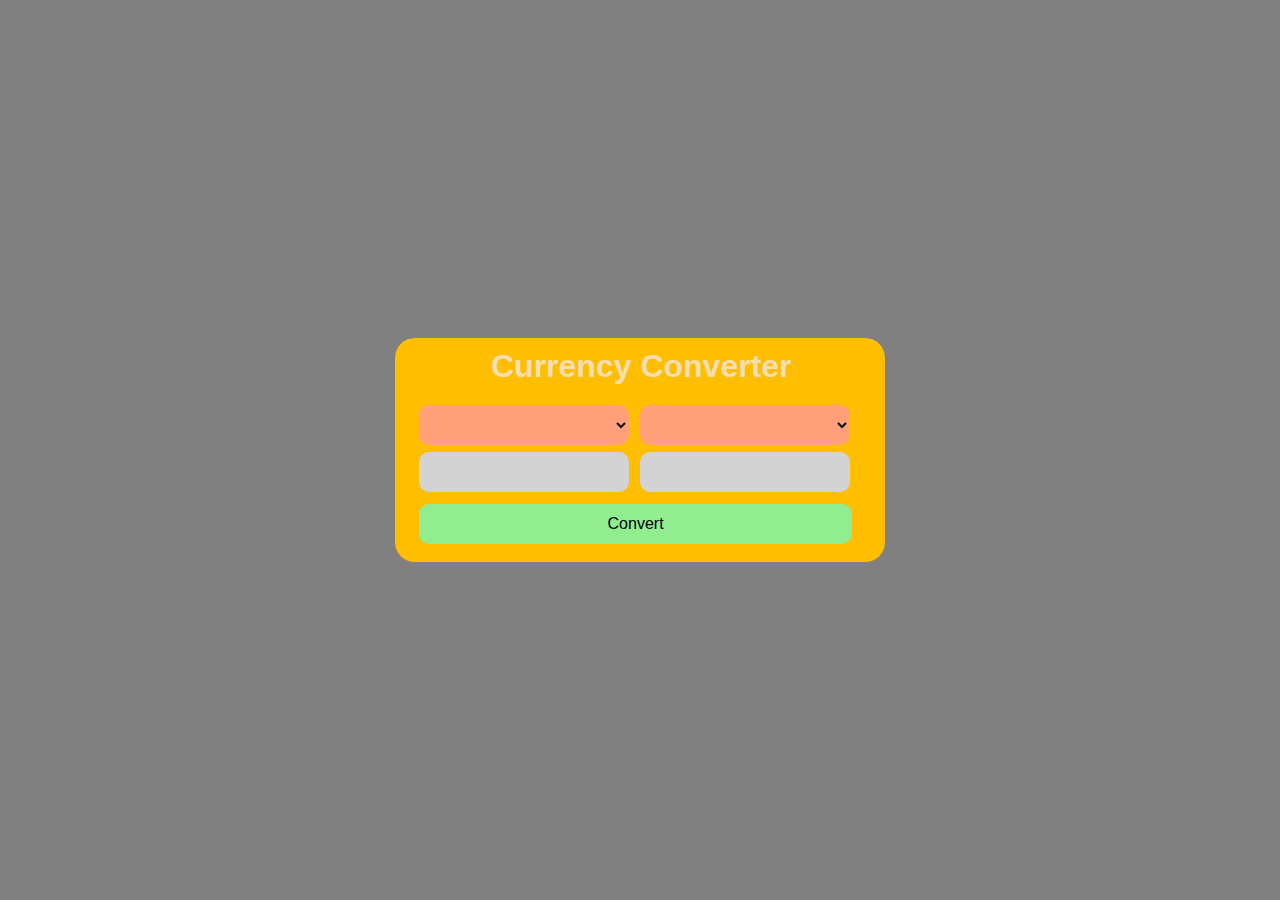
<file: Currency Converter-task 2/index.html>
<!DOCTYPE html>
<html lang="en">
<head>
    <meta charset="UTF-8">
    <meta name="viewport" content="width=device-width, initial-scale=1.0">
    <title>Currency Converter</title>
    <link rel="stylesheet" href="style.css">
</head>
<body>
    <div class="container">
        <h1>Currency Converter</h1>
        <div class="box">
            <div class="left_box">
                <select name="currency" class="currency"></select>
                <input type="number" name="" id="num">
            </div>
            <div class="right_box">
                <select name="currency" class="currency"></select>
                <input type="text" name="" id="ans" disabled>
            </div>
        </div>
        <button class="btn" id="btn">Convert</button>
    </div>


    <script src="main.js"></script>
</body>
</html>
</file>
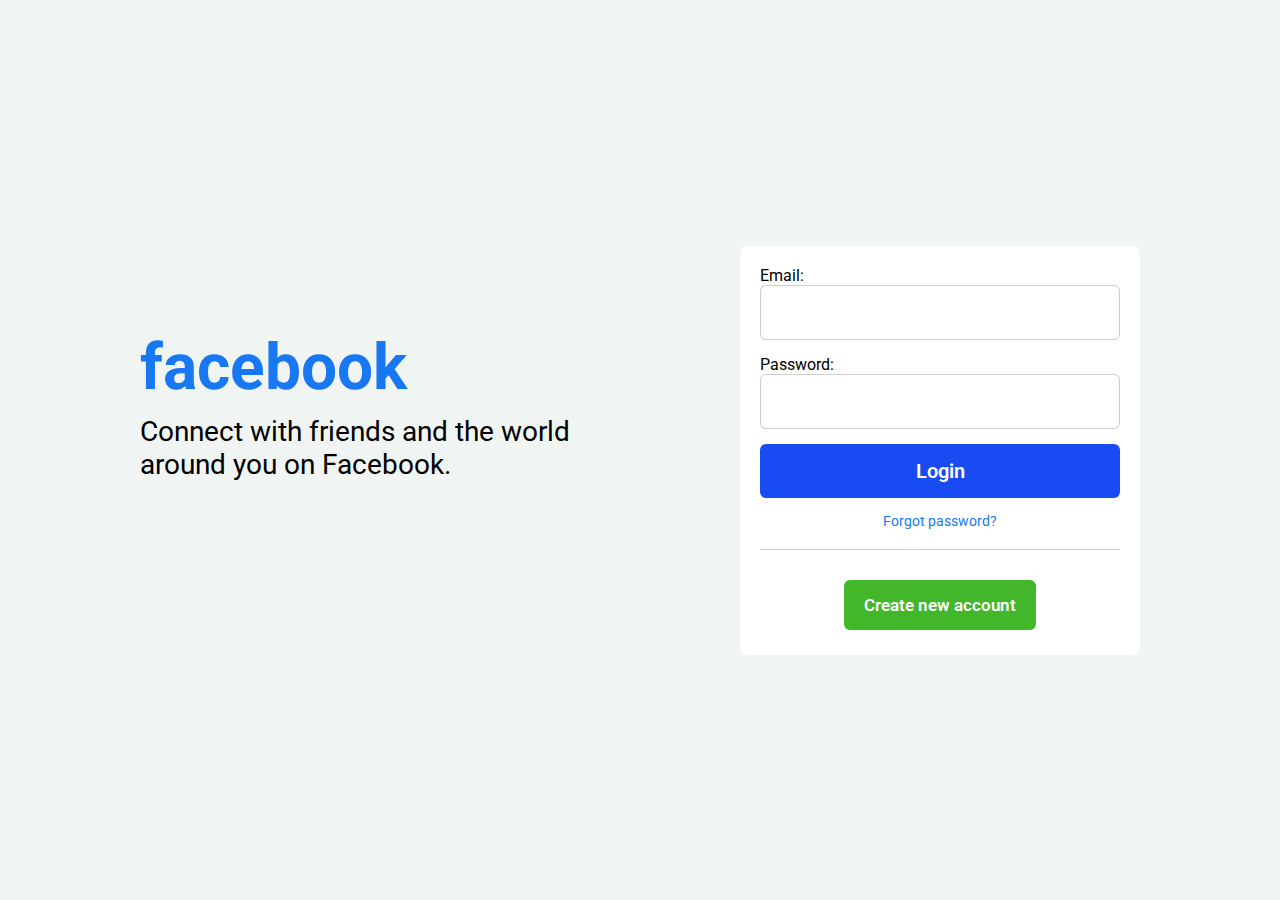
<file: Login Page-task 3/index.html>
<!DOCTYPE html>
<html lang="en">
  <head>
    <meta charset="UTF-8">
    <meta name="viewport" content="width=device-width, initial-scale=1.0">
    <title>Login to facebook</title>
    <link rel="stylesheet" href="style.css">
  </head>
  <body>
    <div class="container flex">
      <div class="facebook-page flex">
        <div class="text">
          <h1>facebook</h1>
          <p>Connect with friends and the world </p>
          <p> around you on Facebook.</p>
        </div>
        <form action="#">
          <label for="email">Email:</label>
          <input type="email" id="email" required>
          <label for="password">Password:</label>
          <input type="password" id="password" required>
          <div class="link">
            <button type="submit" class="login"onclick="validateLogin()">Login</button>
            <a href="#" class="forgot">Forgot password?</a>
          </div>
          <hr>
          <div class="button">
            <a href="#">Create new account</a>
          </div>
        </form>
      </div>
    </div>
    <script src="main.js"></script>
   
  </body>
</html>
</file>
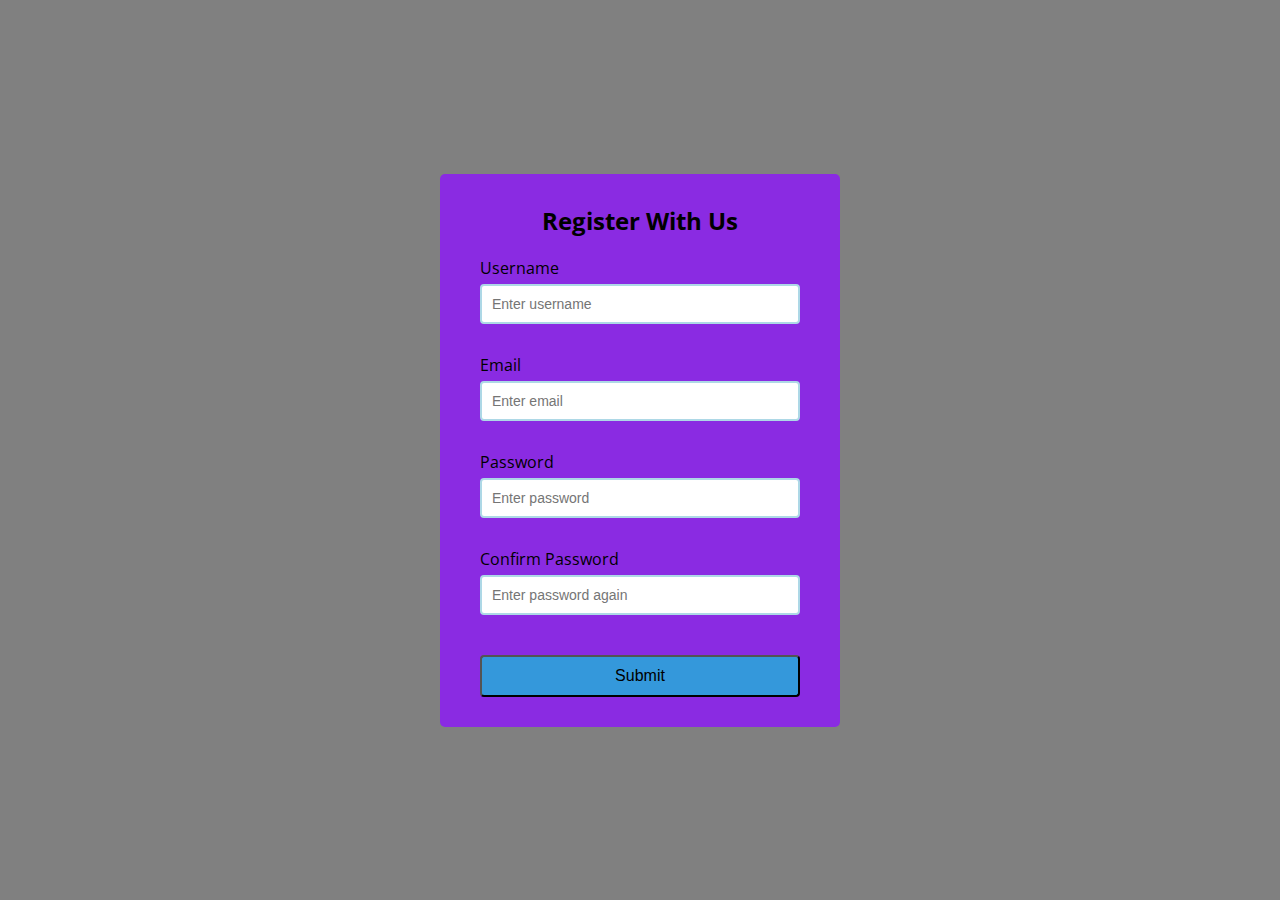
<file: Registration Form-task 4/index.html>
<!DOCTYPE html>
<html lang="en">
  <head>
    <meta charset="UTF-8" />
    <meta http-equiv="X-UA-Compatible" content="IE=edge" />
    <meta name="viewport" content="width=device-width, initial-scale=1.0" />
    <link rel="stylesheet" href="style.css" />
    <title>Form Validation and Error Message</title>
  </head>
  <body>
    <div class="container">
      <form id="form" class="form">
        <h2>Register With Us</h2>
        <div class="form-control">
          <label for="username">Username</label>
          <input type="text" id="username" placeholder="Enter username" />
          <small>Error Message</small>
        </div>
        <div class="form-control">
          <label for="email">Email</label>
          <input type="text" id="email" placeholder="Enter email" />
          <small>Error Message</small>
        </div>
        <div class="form-control">
          <label for="password">Password</label>
          <input type="password" id="password" placeholder="Enter password" />
          <small>Error Message</small>
        </div>
        <div class="form-control">
          <label for="password2">Confirm Password</label>
          <input type="password" id="password2" placeholder="Enter password again" />
          <small>Error Message</small>
        </div>
        <button>Submit</button>
      </form>
    </div>
    <script src="main.js"></script>
  </body>
</html>
</file>
<file: Currency Converter-task 2/style.css>
*{
    margin: 0;
    padding: 0;
    box-sizing: border-box;
  }
  
  body{
    background-color: grey;
    height: 100vh;
    display: flex;
    align-items: center;
    justify-content: center;
  }
  
  .container{
    background-color: rgb(255, 191, 0);
    padding: 10px 24px;
    border-radius: 20px;
    width: 490px;
  }
  
  h1{
    color: wheat;
    margin-left: 72px;
    margin-bottom: 0.5em;
    font-family: sans-serif;
  }
  
  
  .container .box{
    width: 100%;
    display: flex;
  }
  
  .box div{
    width: 100%;
  }
  
  select{
    width: 95%;
    height: 40px;
    font-size: 1.2em;
    cursor: pointer;
    background: lightsalmon;
    outline: none;
    color: black;
    margin: 0.2em 0;
    padding: 0 1em;
    border-radius: 10px;
    border: none;
  }
  
  
  input{
    width: 95%;
    height: 40px;
    font-size: 1em;
    margin: 0.2em 0;
    border-radius: 10px;
    border: none;
    background: lightgrey;
    outline: none;
    padding: 0 1em;
  }
  
  
  .btn{
    width: 98%;
    height: 40px;
    background: lightgreen;
    color: black;
    border-radius: 10px;
    border: none;
    cursor: pointer;
    font-size: 1em;
    margin: 0.5em 0;
  }
</file>
<file: Login Page-task 3/style.css>
@import url('https://fonts.googleapis.com/css2?family=Roboto:wght@300;400;500;700&display=swap');

* {
  margin: 0;
  padding: 0;
  box-sizing: border-box;
  font-family: 'Roboto', sans-serif;
}

.flex {
  display: flex;
  align-items: center;
}

.container {
  padding: 0 15px;
  min-height: 100vh;
  justify-content: center;
  background: #f0f5f3;
}

.facebook-page {
  justify-content: space-between;
  max-width: 1000px;
  width: 100%;
}

.facebook-page .text {
  margin-bottom: 90px;
}

.facebook-page h1 {
  color: #1877f2;
  font-size: 4rem;
  margin-bottom: 10px;
}

.facebook-page p {
  font-size: 1.75rem;
  white-space: nowrap;
}

form {
  display: flex;
  flex-direction: column;
  background: #ffffff;
  border-radius: 8px;
  padding: 20px;
  max-width: 400px;
  width: 100%;
}

form input {
  height: 55px;
  width: 100%;
  border: 1px solid #ccccccf3;
  border-radius: 6px;
  margin-bottom: 15px;
  font-size: 1rem;
  padding: 0 14px;
}

form input:focus {
  outline: none;
  border-color: #1876f2fa;
}

::placeholder {
  color: #777777fa;
  font-size: 1.063rem;
}

.link {
  display: flex;
  flex-direction: column;
  text-align: center;
  gap: 15px;
}

.link .login {
  border: none;
  outline: none;
  cursor: pointer;
  background: #184bf2;
  padding: 15px 0;
  border-radius: 6px;
  color: #fff;
  font-size: 1.25rem;
  font-weight: 600;
  transition: 0.2s ease;
}

.link .login:hover {
  background: #0d65d9;
}

form a {
  text-decoration: none;
}

.link .forgot {
  color: #1877f2;
  font-size: 0.875rem;
}

.link .forgot:hover {
  text-decoration: underline;
}

hr {
  border: none;
  height: 1px;
  background-color: #ccc;
  margin-bottom: 20px;
  margin-top: 20px;
}

.button {
  margin-top: 25px;
  text-align: center;
  margin-bottom: 20px;
}

.button a {
  padding: 15px 20px;
  background: #42b72a;
  border-radius: 6px;
  color: #fff;
  font-size: 1.063rem;
  font-weight: 600;
  transition: 0.2s ease;
}

.button a:hover {
  background: #3ba626;
}
</file>
<file: Registration Form-task 4/style.css>
@import url('https://fonts.googleapis.com/css?family=Open+Sans&dispay=swap');

:root {
  --success-color: green;
  --error-color: black;
}
* {
  box-sizing: border-box;
}

body {
  background-color: grey;
  font-family: 'Open Sans', sans-serif;
  display: flex;
  align-items: center;
  justify-content: center;
  min-height: 100vh;
  margin: 0;
}

.container {
  background-color: blueviolet;
  border-radius: 5px;
  width: 400px;
}

h2 {
  text-align: center;
  margin: 0 0 20px;
}

.form {
  padding: 30px 40px;
}

.form-control {
  margin-bottom: 10px;
  padding-bottom: 20px;
  position: relative;
}

.form-control label {
  color: black;
  display: block;
  margin-bottom: 5px;
}

.form-control input {
  border: 2px solid lightblue;
  border-radius: 4px;
  display: block;
  width: 100%;
  padding: 10px;
  font-size: 14px;
}

.form-control input:focus {
  outline: 0;
  border-color: black;
}

.form-control.success input {
  border-color: var(--success-color);
}

.form-control.error input {
  border-color: var(--error-color);
}

.form-control small {
  color: var(--error-color);
  position: absolute;
  bottom: 0;
  left: 0;
  visibility: hidden;
}

.form-control.error small {
  visibility: visible;
}
.form button {
  cursor: pointer;
  background-color: #3498db;
  border-radius: 4px;
  color: black;
  display: block;
  font-size: 16px;
  padding: 10px;
  margin-top: 20px;
  width: 100%;
}
</file>
